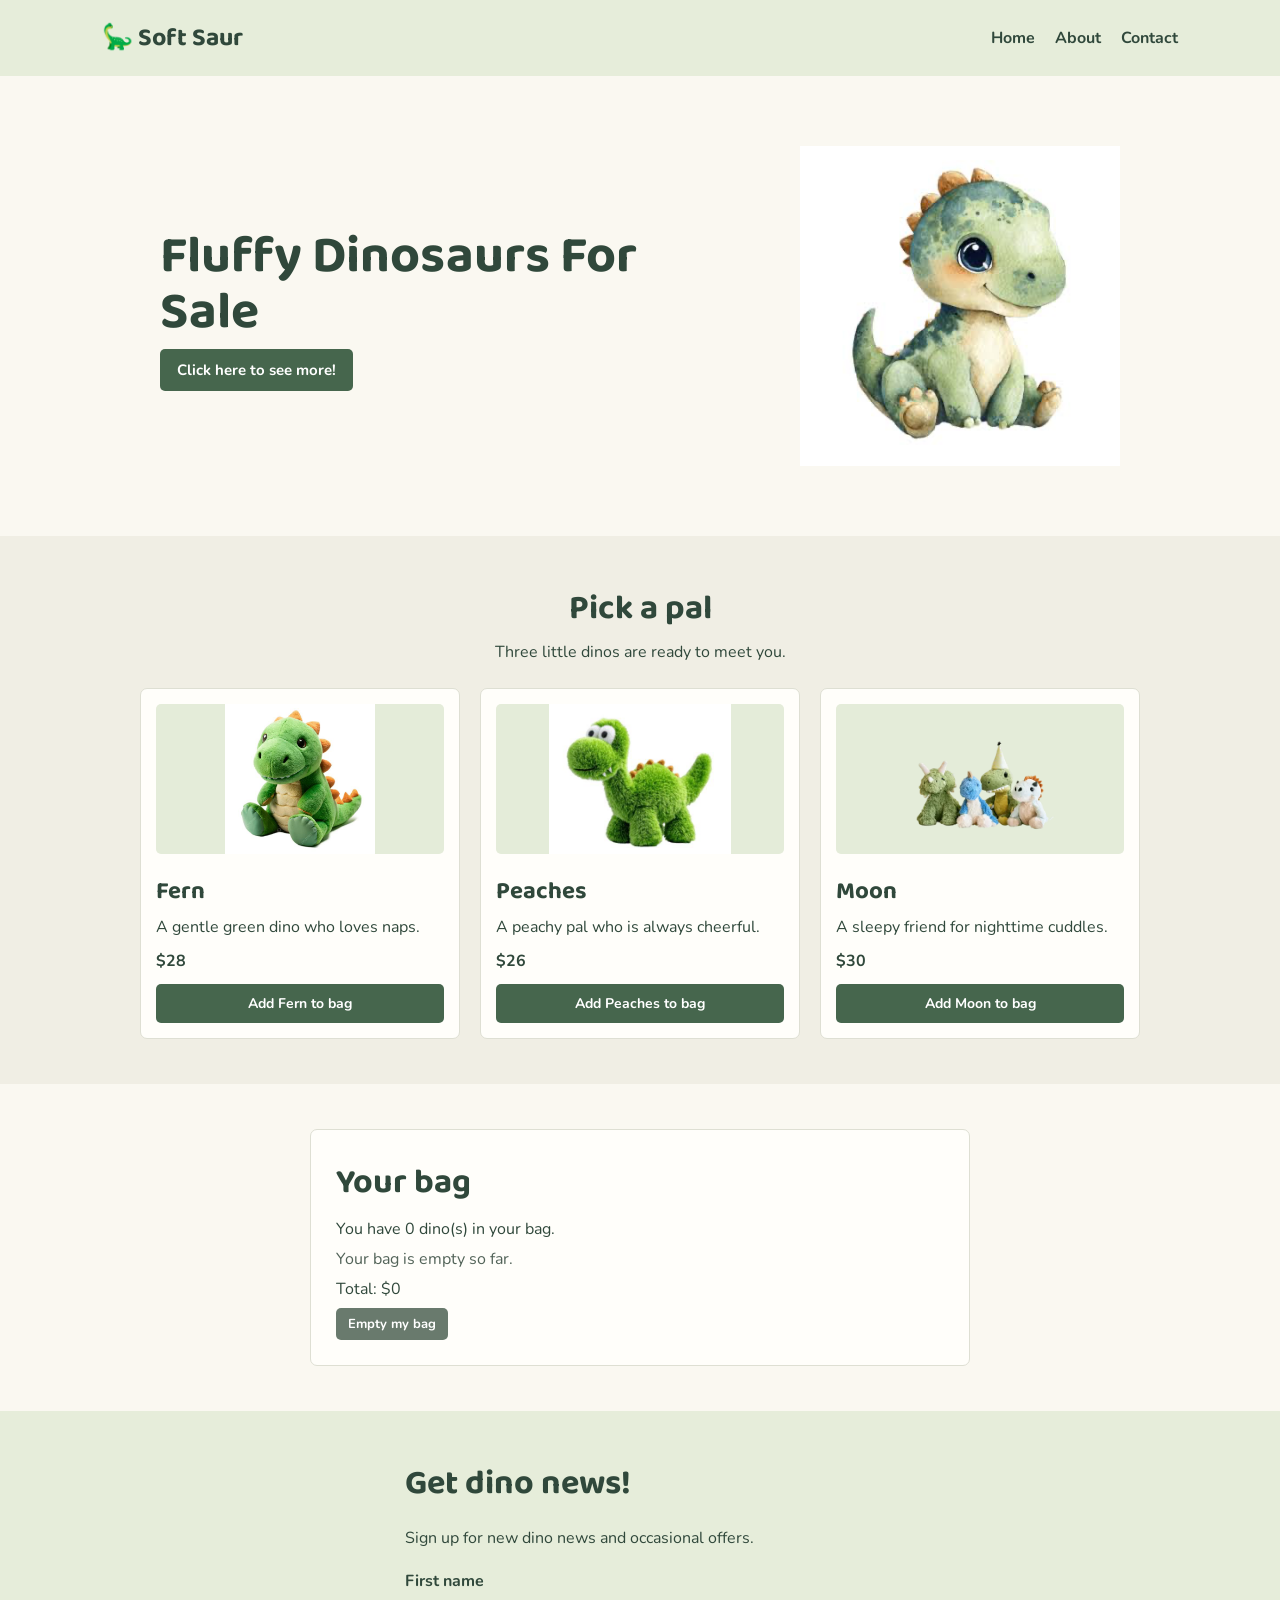
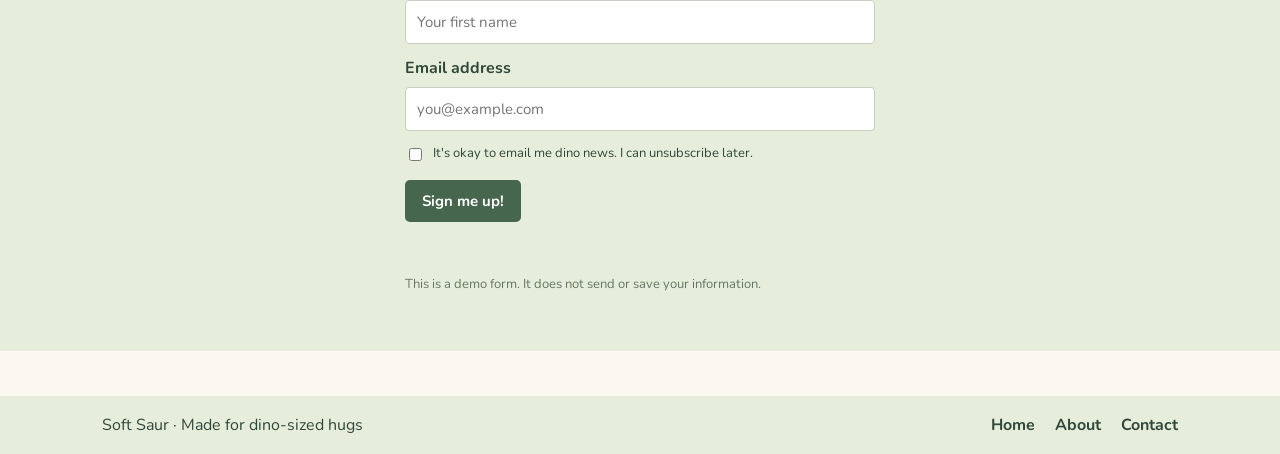
<file: index.html>
<!doctype html>
<html lang="en">
  <head>
    <meta charset="utf-8">
    <meta name="viewport" content="width=device-width, initial-scale=1">
    <meta name="description" content="Meet our fluffy dinosaur friends and find your favorite.">
    <title>Soft Saur - Fluffy Dinosaur Friends</title>

    <link rel="preconnect" href="https://fonts.googleapis.com">
    <link rel="preconnect" href="https://fonts.gstatic.com" crossorigin>
    <link href="https://fonts.googleapis.com/css2?family=Baloo+2:wght@500;600;700&family=Nunito:wght@400;600;700&display=swap" rel="stylesheet">
    <link rel="stylesheet" href="main.css">
  </head>

  <body>
    <header>
      <a class="logo" href="index.html">🦕 Soft Saur</a>

      <nav aria-label="Main navigation">
        <a href="index.html">Home</a>
        <a href="about.html">About</a>
        <a href="contact.html">Contact</a>
      </nav>
    </header>

    <main>
      <section class="hero">
        <div>
          <p class="hero-title">Fluffy Dinosaurs For Sale</p>
          <a class="button" href="#products">Click here to see more!</a>
        </div>

        <img
          class="hero-picture"
          src="dinosaurs1.png"
          alt="Fluffy green dinosaur plush">
      </section>

      <section class="products" id="products">
        <h2>Pick a pal</h2>
        <p class="section-intro">Three little dinos are ready to meet you.</p>

        <div class="product-list">
          <article class="product">
            <img
              class="product-picture"
              src="dinosaurs2.png"
              alt="Green dinosaur plush with orange spikes">
            <h3>Fern</h3>
            <p>A gentle green dino who loves naps.</p>
            <p class="price">$28</p>
            <button
              class="add-button"
              type="button"
              data-name="Fern"
              data-price="28">Add Fern to bag</button>
          </article>

          <article class="product">
            <img
              class="product-picture"
              src="dinosaurs3.png"
              alt="Fluffy green dinosaur plush">
            <h3>Peaches</h3>
            <p>A peachy pal who is always cheerful.</p>
            <p class="price">$26</p>
            <button
              class="add-button"
              type="button"
              data-name="Peaches"
              data-price="26">Add Peaches to bag</button>
          </article>

          <article class="product">
            <img
              class="product-picture"
              src="dinosaurs4.png"
              alt="A group of colorful dinosaur plush toys">
            <h3>Moon</h3>
            <p>A sleepy friend for nighttime cuddles.</p>
            <p class="price">$30</p>
            <button
              class="add-button"
              type="button"
              data-name="Moon"
              data-price="30">Add Moon to bag</button>
          </article>
        </div>
      </section>

      <section class="bag" id="bag">
        <h2>Your bag</h2>
        <p>You have <span class="bag-count">0</span> dino(s) in your bag.</p>
        <p class="bag-items">Your bag is empty so far.</p>
        <p>Total: $<span class="bag-total">0</span></p>
        <button class="clear-button" type="button">Empty my bag</button>
      </section>

      <section class="signup">
        <h2>Get dino news!</h2>
        <p>Sign up for new dino news and occasional offers.</p>

        <form data-form="signup">
          <label for="name">First name</label>
          <input
            id="name"
            name="name"
            type="text"
            autocomplete="given-name"
            placeholder="Your first name"
            required>

          <label for="email">Email address</label>
          <input
            id="email"
            name="email"
            type="email"
            autocomplete="email"
            placeholder="you@example.com"
            required>

          <label class="check-label" for="permission">
            <input id="permission" name="permission" type="checkbox" required>
            It's okay to email me dino news. I can unsubscribe later.
          </label>

          <button class="button" type="submit">Sign me up!</button>
          <p class="form-message" role="status" aria-live="polite"></p>
        </form>

        <p class="note">This is a demo form. It does not send or save your information.</p>
      </section>
    </main>

    <footer>
      <p>Soft Saur · Made for dino-sized hugs</p>

      <nav aria-label="Footer navigation">
        <a href="index.html">Home</a>
        <a href="about.html">About</a>
        <a href="contact.html">Contact</a>
      </nav>
    </footer>

    <script src="js/main.js"></script>
  </body>
</html>
</file>
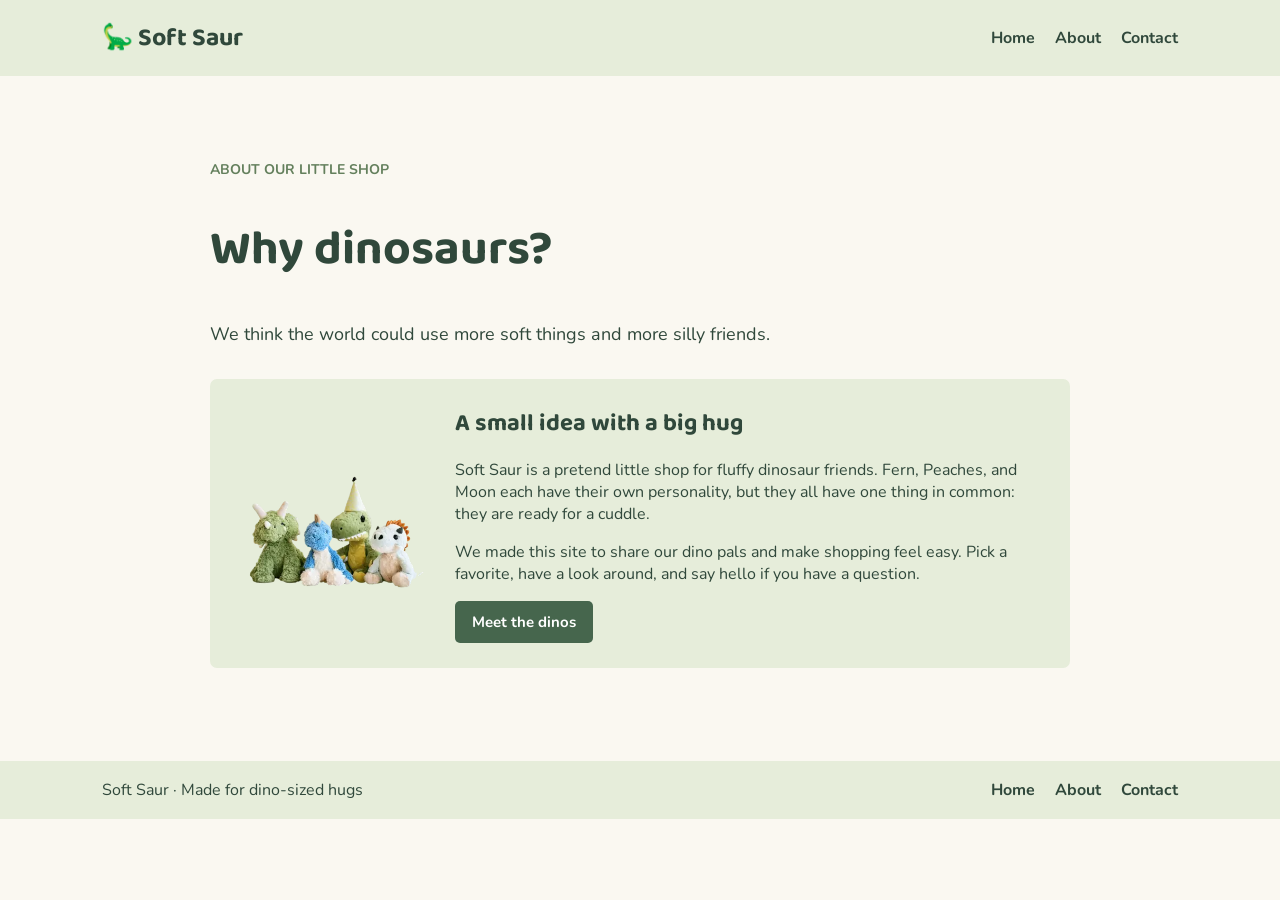
<file: about.html>
<!doctype html>
<html lang="en">
  <head>
    <meta charset="utf-8">
    <meta name="viewport" content="width=device-width, initial-scale=1">
    <meta name="description" content="Learn more about Soft Saur and our fluffy dinosaur friends.">
    <title>About Soft Saur</title>

    <link rel="preconnect" href="https://fonts.googleapis.com">
    <link rel="preconnect" href="https://fonts.gstatic.com" crossorigin>
    <link href="https://fonts.googleapis.com/css2?family=Baloo+2:wght@500;600;700&family=Nunito:wght@400;600;700&display=swap" rel="stylesheet">
    <link rel="stylesheet" href="main.css">
  </head>

  <body>
    <header>
      <a class="logo" href="index.html">🦕 Soft Saur</a>

      <nav aria-label="Main navigation">
        <a href="index.html">Home</a>
        <a href="about.html">About</a>
        <a href="contact.html">Contact</a>
      </nav>
    </header>

    <main class="simple-page">
      <p class="small-title">About our little shop</p>
      <h1>Why dinosaurs?</h1>
      <p class="page-intro">We think the world could use more soft things and more silly friends.</p>

      <div class="about-card">
        <img
          class="about-picture"
          src="dinosaurs4.png"
          alt="A group of colorful dinosaur plush toys">

        <div>
          <h2>A small idea with a big hug</h2>
          <p>Soft Saur is a pretend little shop for fluffy dinosaur friends. Fern, Peaches, and Moon each have their own personality, but they all have one thing in common: they are ready for a cuddle.</p>
          <p>We made this site to share our dino pals and make shopping feel easy. Pick a favorite, have a look around, and say hello if you have a question.</p>
          <a class="button" href="index.html#products">Meet the dinos</a>
        </div>
      </div>
    </main>

    <footer>
      <p>Soft Saur · Made for dino-sized hugs</p>

      <nav aria-label="Footer navigation">
        <a href="index.html">Home</a>
        <a href="about.html">About</a>
        <a href="contact.html">Contact</a>
      </nav>
    </footer>
  </body>
</html>
</file>
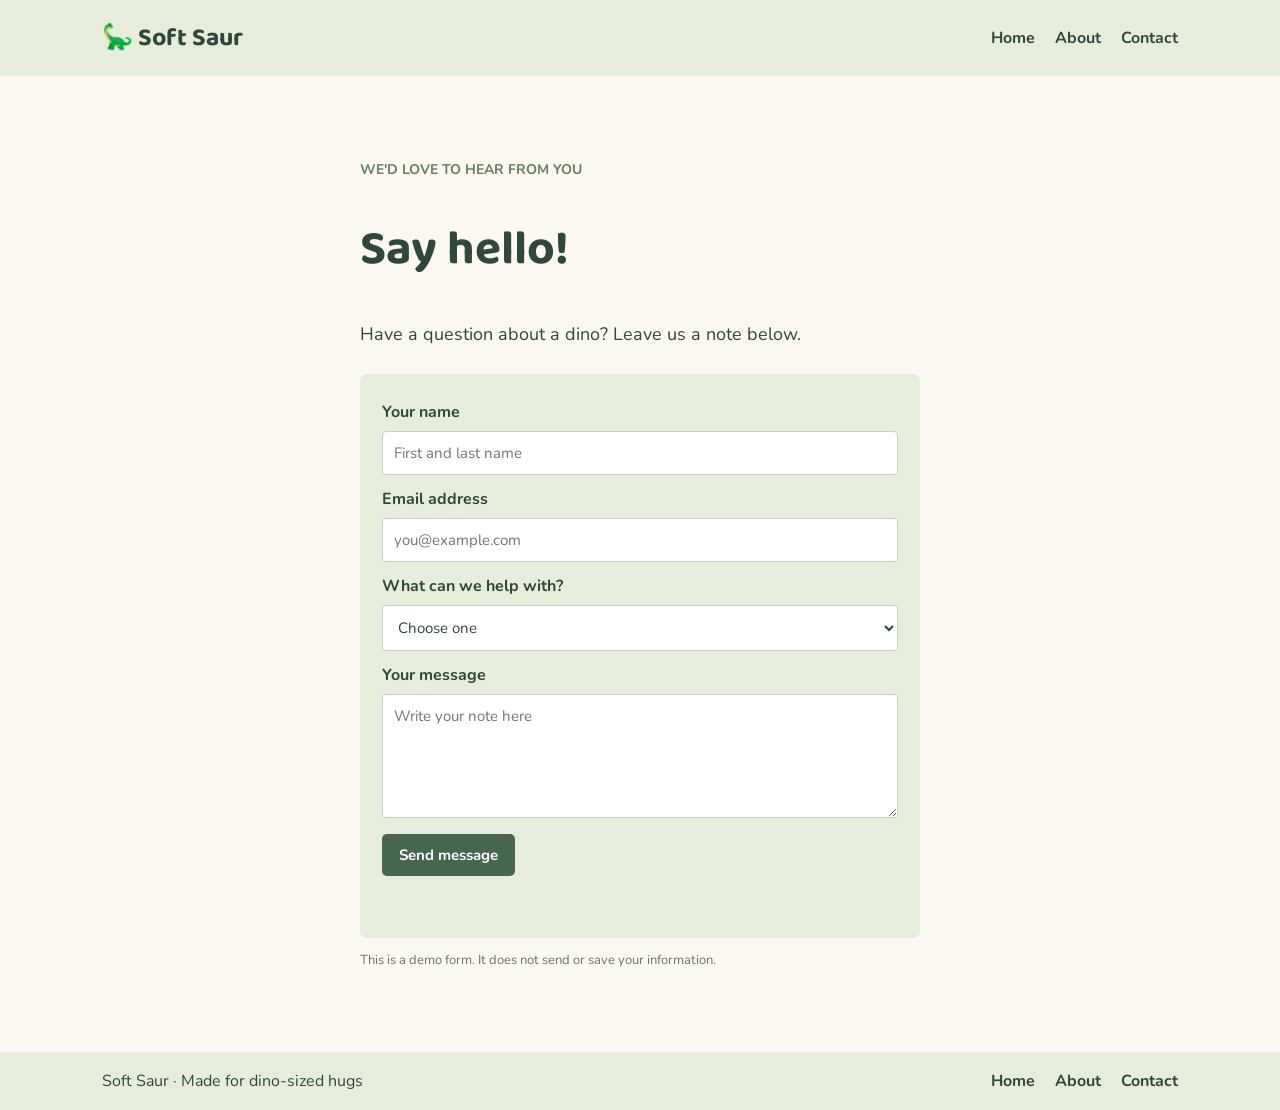
<file: contact.html>
<!doctype html>
<html lang="en">
  <head>
    <meta charset="utf-8">
    <meta name="viewport" content="width=device-width, initial-scale=1">
    <meta name="description" content="Get in touch with Soft Saur about our fluffy dinosaur friends.">
    <title>Contact Soft Saur</title>

    <link rel="preconnect" href="https://fonts.googleapis.com">
    <link rel="preconnect" href="https://fonts.gstatic.com" crossorigin>
    <link href="https://fonts.googleapis.com/css2?family=Baloo+2:wght@500;600;700&family=Nunito:wght@400;600;700&display=swap" rel="stylesheet">
    <link rel="stylesheet" href="main.css">
  </head>

  <body>
    <header>
      <a class="logo" href="index.html">🦕 Soft Saur</a>

      <nav aria-label="Main navigation">
        <a href="index.html">Home</a>
        <a href="about.html">About</a>
        <a href="contact.html">Contact</a>
      </nav>
    </header>

    <main class="simple-page contact-page">
      <p class="small-title">We'd love to hear from you</p>
      <h1>Say hello!</h1>
      <p class="page-intro">Have a question about a dino? Leave us a note below.</p>

      <form class="contact-form" data-form="contact">
        <label for="contact-name">Your name</label>
        <input
          id="contact-name"
          name="name"
          type="text"
          autocomplete="name"
          placeholder="First and last name"
          required>

        <label for="contact-email">Email address</label>
        <input
          id="contact-email"
          name="email"
          type="email"
          autocomplete="email"
          placeholder="you@example.com"
          required>

        <label for="topic">What can we help with?</label>
        <select id="topic" name="topic" required>
          <option value="" selected disabled>Choose one</option>
          <option value="Product question">A product question</option>
          <option value="Order question">An order question</option>
          <option value="Hello">Just saying hello</option>
        </select>

        <label for="message">Your message</label>
        <textarea
          id="message"
          name="message"
          rows="5"
          maxlength="1000"
          placeholder="Write your note here"
          required></textarea>

        <button class="button" type="submit">Send message</button>
        <p class="form-message" role="status" aria-live="polite"></p>
      </form>

      <p class="note">This is a demo form. It does not send or save your information.</p>
    </main>

    <footer>
      <p>Soft Saur · Made for dino-sized hugs</p>

      <nav aria-label="Footer navigation">
        <a href="index.html">Home</a>
        <a href="about.html">About</a>
        <a href="contact.html">Contact</a>
      </nav>
    </footer>

    <script src="js/main.js"></script>
  </body>
</html>
</file>
<file: main.css>
/* Page defaults */

* {
  box-sizing: border-box;
}

body {
  margin: 0;
  background-color: #faf8f1;
  color: #30483b;
  font-family: "Nunito", Arial, sans-serif;
}

header,
footer {
  padding: 18px 8%;
  background-color: #e6edda;
}

header {
  display: flex;
  justify-content: space-between;
  align-items: center;
  gap: 20px;
}

.logo {
  color: #30483b;
  font-family: "Baloo 2", Arial, sans-serif;
  font-size: 25px;
  font-weight: bold;
  text-decoration: none;
}

nav {
  display: flex;
  gap: 20px;
}

nav a {
  color: #30483b;
  font-weight: bold;
  text-decoration: none;
}

nav a:hover {
  text-decoration: underline;
}

.hero {
  max-width: 1000px;
  margin: 50px auto;
  padding: 20px;
  display: flex;
  align-items: center;
  justify-content: space-between;
  gap: 40px;
}

.hero > div:first-child {
  max-width: 520px;
}

.small-title {
  color: #64805d;
  font-size: 14px;
  font-weight: bold;
  text-transform: uppercase;
}

h1,
h2,
h3 {
  font-family: "Baloo 2", Arial, sans-serif;
}

.hero-title {
  margin: 8px 0;
  font-size: 52px;
  font-family: "Baloo 2", Arial, sans-serif;
  font-weight: bold;
  line-height: 1.08;
}

.hero-text,
.page-intro {
  font-size: 18px;
  line-height: 1.6;
}

.button,
.add-button,
.clear-button {
  display: inline-block;
  padding: 11px 17px;
  border: 0;
  border-radius: 5px;
  background-color: #46664d;
  color: white;
  cursor: pointer;
  font: bold 15px "Nunito", Arial, sans-serif;
  text-decoration: none;
}

.button:hover,
.add-button:hover {
  background-color: #314d38;
}

/* Home page */

.hero-picture {
  width: 320px;
  max-width: 45%;
  height: auto;
  background-color: #e5d9c4;
}

.products {
  padding: 45px 8%;
  background-color: #f0eee4;
  text-align: center;
}

.products h2,
.bag h2,
.signup h2 {
  margin: 0 0 5px;
  font-size: 34px;
}

.section-intro {
  margin: 0 0 25px;
}

.product-list {
  max-width: 1000px;
  margin: 0 auto;
  display: flex;
  gap: 20px;
}

.product {
  flex: 1;
  padding: 15px;
  border: 1px solid #dedfd3;
  border-radius: 7px;
  background-color: #fffefa;
  text-align: left;
}

.product-picture {
  width: 100%;
  height: 150px;
  object-fit: contain;
  border-radius: 5px;
  background-color: #e4ecd9;
}

.product h3 {
  margin: 12px 0 0;
  font-size: 24px;
}

.product p {
  margin: 5px 0;
}

.product .price {
  margin: 12px 0;
  font-weight: bold;
}

.add-button {
  width: 100%;
  padding: 10px;
  font-size: 14px;
}

.bag,
.signup {
  max-width: 660px;
  margin: 45px auto;
  padding: 25px;
}

.bag {
  border: 1px solid #dedfd3;
  border-radius: 7px;
  background-color: #fffefa;
}

.bag p {
  margin: 8px 0;
}

.bag-items {
  color: #526358;
}

.clear-button {
  padding: 7px 12px;
  background-color: #697a6d;
  font-size: 13px;
}

.signup {
  max-width: none;
  padding: 45px 20px;
  background-color: #e6edda;
}

.signup > h2,
.signup > p,
.signup form,
.signup > .note {
  max-width: 470px;
  margin-right: auto;
  margin-left: auto;
}

.signup form,
.contact-form {
  display: flex;
  flex-direction: column;
  gap: 8px;
}

label {
  margin-top: 5px;
  font-weight: bold;
}

input,
select,
textarea {
  width: 100%;
  padding: 11px;
  border: 1px solid #c9cec3;
  border-radius: 4px;
  background-color: white;
  color: #30483b;
  font: 15px "Nunito", Arial, sans-serif;
}

.check-label {
  display: flex;
  align-items: flex-start;
  gap: 8px;
  font-size: 13px;
  font-weight: normal;
}

.check-label input {
  width: auto;
  margin-top: 4px;
}

.signup form .button,
.contact-form .button {
  align-self: flex-start;
  margin-top: 8px;
}

.note {
  color: #66766b;
  font-size: 13px;
}

.form-message {
  color: #314d38;
  font-weight: bold;
}

/* About and contact pages */

.simple-page {
  max-width: 900px;
  min-height: 65vh;
  margin: 50px auto;
  padding: 20px;
}

.simple-page h1 {
  font-size: 48px;
}

.about-card {
  margin-top: 30px;
  padding: 25px;
  display: flex;
  align-items: center;
  gap: 30px;
  border-radius: 7px;
  background-color: #e6edda;
}

.about-card h2 {
  margin: 0;
}

.about-picture {
  display: block;
  min-width: 190px;
  width: 190px;
  height: 190px;
  object-fit: contain;
}

.contact-page {
  max-width: 600px;
}

.contact-form {
  margin-top: 25px;
  padding: 22px;
  border-radius: 7px;
  background-color: #e6edda;
}

footer {
  display: flex;
  justify-content: space-between;
  align-items: center;
  gap: 20px;
}

footer p {
  margin: 0;
}

/* Smaller screens */

@media (max-width: 650px) {
  header {
    flex-direction: column;
    gap: 10px;
  }

  nav {
    justify-content: center;
    flex-wrap: wrap;
  }

  .hero {
    margin: 25px auto;
    flex-direction: column;
    text-align: center;
  }

  .hero-title {
    font-size: 42px;
  }

  .hero-picture {
    width: 220px;
    max-width: 100%;
  }

  .product-list {
    flex-direction: column;
  }

  .product {
    width: 100%;
  }

  .bag {
    margin: 30px 15px;
  }

  .about-card {
    flex-direction: column;
    align-items: flex-start;
  }

  .about-picture {
    min-width: 150px;
    width: 150px;
    height: 150px;
  }

  footer {
    flex-direction: column;
    text-align: center;
  }
}
</file>
